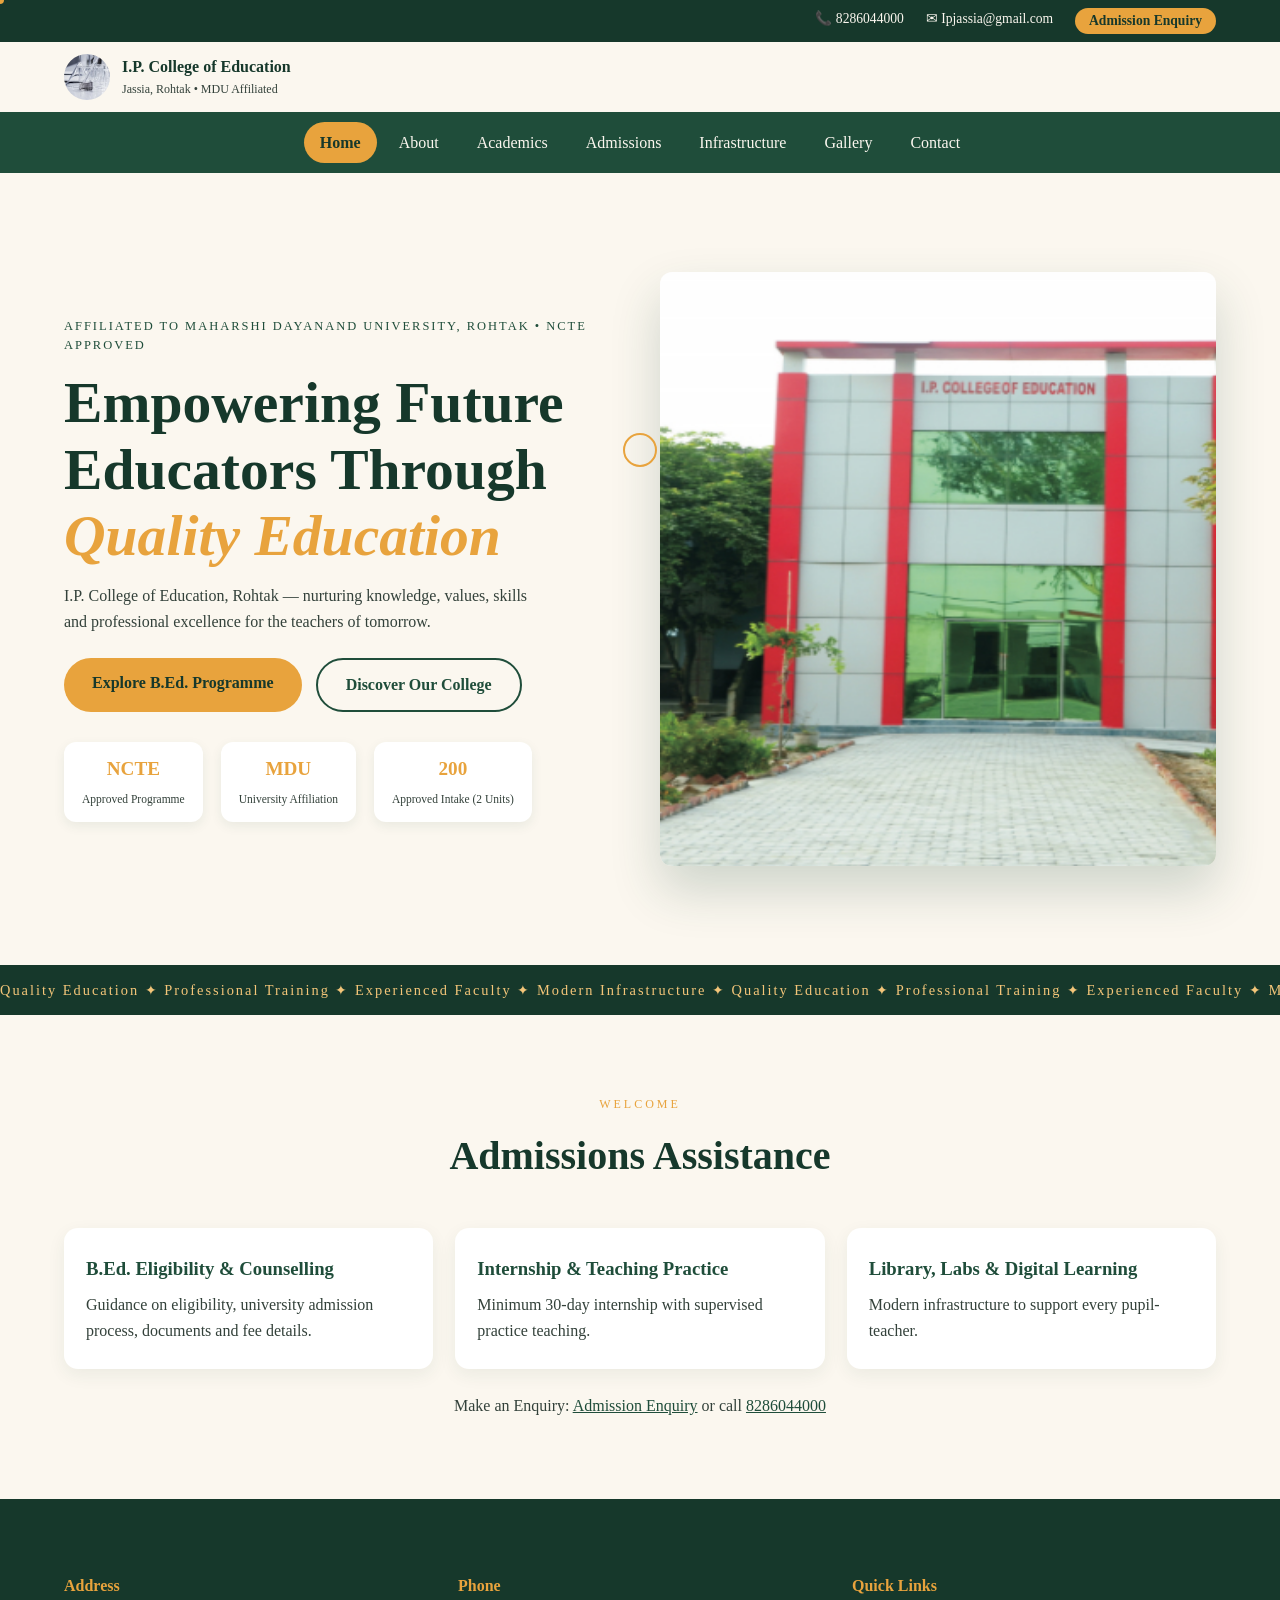
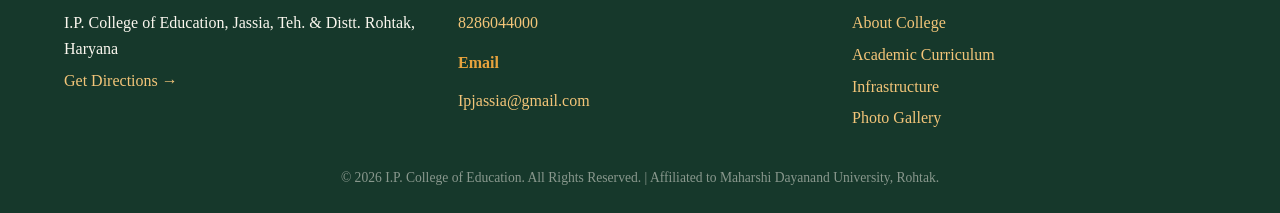
<file: index.html>
<!DOCTYPE html>
<html lang="en">
<head>
  <meta charset="UTF-8" />
  <meta name="viewport" content="width=device-width, initial-scale=1.0" />
  <title>I.P. College of Education | Jassia, Rohtak</title>
  <link rel="stylesheet" href="css/styles.css" />
</head>
<body>
  <div class="cursor-dot" id="cursorDot"></div>
  <div class="cursor-ring" id="cursorRing"></div>
  <div class="progress-bar" id="progressBar"></div>

  <div class="topbar">
    <a href="tel:8286044000">📞 8286044000</a>
    <a href="mailto:Ipjassia@gmail.com">✉ Ipjassia@gmail.com</a>
    <a href="admissions.html" class="topbar-cta">Admission Enquiry</a>
  </div>

  <header class="header" id="header">
    <a href="index.html" class="logo">
      <img src="images/logo.jpg" alt="I.P. College of Education logo" />
      <div><strong>I.P. College of Education</strong><small>Jassia, Rohtak • MDU Affiliated</small></div>
    </a>
    <button class="hamburger" id="hamburger" aria-label="Toggle menu"><span></span><span></span><span></span></button>
  </header>

  <nav class="mainnav" id="navMenu">
    <a href="index.html" class="nav-link">Home</a>
    <a href="about.html" class="nav-link">About</a>
    <a href="academics.html" class="nav-link">Academics</a>
    <a href="admissions.html" class="nav-link">Admissions</a>
    <a href="infrastructure.html" class="nav-link">Infrastructure</a>
    <a href="gallery.html" class="nav-link">Gallery</a>
    <a href="contact.html" class="nav-link">Contact</a>
  </nav>

  <section class="hero" id="home">
    <div class="hero-text">
      <p class="tagline reveal">Affiliated to Maharshi Dayanand University, Rohtak • NCTE Approved</p>
      <h1 class="reveal">Empowering Future Educators Through <em>Quality Education</em></h1>
      <p class="hero-sub reveal">I.P. College of Education, Rohtak — nurturing knowledge, values, skills and professional excellence for the teachers of tomorrow.</p>
      <div class="hero-cta reveal">
        <a href="academics.html" class="btn">Explore B.Ed. Programme</a>
        <a href="about.html" class="btn btn-outline">Discover Our College</a>
      </div>
      <div class="stats reveal">
        <div><strong>NCTE</strong><span>Approved Programme</span></div>
        <div><strong>MDU</strong><span>University Affiliation</span></div>
        <div><strong>200</strong><span>Approved Intake (2 Units)</span></div>
      </div>
    </div>
    <div class="hero-image reveal">
      <img src="images/campus-real.webp" alt="I.P. College of Education campus, Jassia, Rohtak" />
    </div>
  </section>

  <div class="marquee"><div class="marquee-inner"><span>Quality Education ✦ Professional Training ✦ Experienced Faculty ✦ Modern Infrastructure ✦ Quality Education ✦ Professional Training ✦ Experienced Faculty ✦ Modern Infrastructure ✦</span></div></div>

  <section class="section">
    <p class="eyebrow reveal">Welcome</p>
    <h2 class="reveal">Admissions Assistance</h2>
    <div class="cards">
      <div class="card reveal"><h3>B.Ed. Eligibility &amp; Counselling</h3><p>Guidance on eligibility, university admission process, documents and fee details.</p></div>
      <div class="card reveal"><h3>Internship &amp; Teaching Practice</h3><p>Minimum 30-day internship with supervised practice teaching.</p></div>
      <div class="card reveal"><h3>Library, Labs &amp; Digital Learning</h3><p>Modern infrastructure to support every pupil-teacher.</p></div>
    </div>
    <p class="reveal" style="margin-top:24px">Make an Enquiry: <a href="admissions.html" style="color:var(--forest)">Admission Enquiry</a> or call <a href="tel:8286044000" style="color:var(--forest)">8286044000</a></p>
  </section>

  <footer class="footer">
    <div class="footer-grid">
      <div>
        <h4>Address</h4>
        <p>I.P. College of Education, Jassia, Teh. &amp; Distt. Rohtak, Haryana</p>
        <a href="https://maps.app.goo.gl/8fXXQev6bnw8qXdf8" target="_blank">Get Directions →</a>
      </div>
      <div>
        <h4>Phone</h4>
        <p><a href="tel:8286044000">8286044000</a></p>
        <h4>Email</h4>
        <p><a href="mailto:Ipjassia@gmail.com">Ipjassia@gmail.com</a></p>
      </div>
      <div>
        <h4>Quick Links</h4>
        <a href="about.html">About College</a>
        <a href="academics.html">Academic Curriculum</a>
        <a href="infrastructure.html">Infrastructure</a>
        <a href="gallery.html">Photo Gallery</a>
      </div>
    </div>
    <p class="copyright">© 2026 I.P. College of Education. All Rights Reserved. | Affiliated to Maharshi Dayanand University, Rohtak.</p>
  </footer>
  <script src="js/script.js"></script>
</body>
</html>
</file>
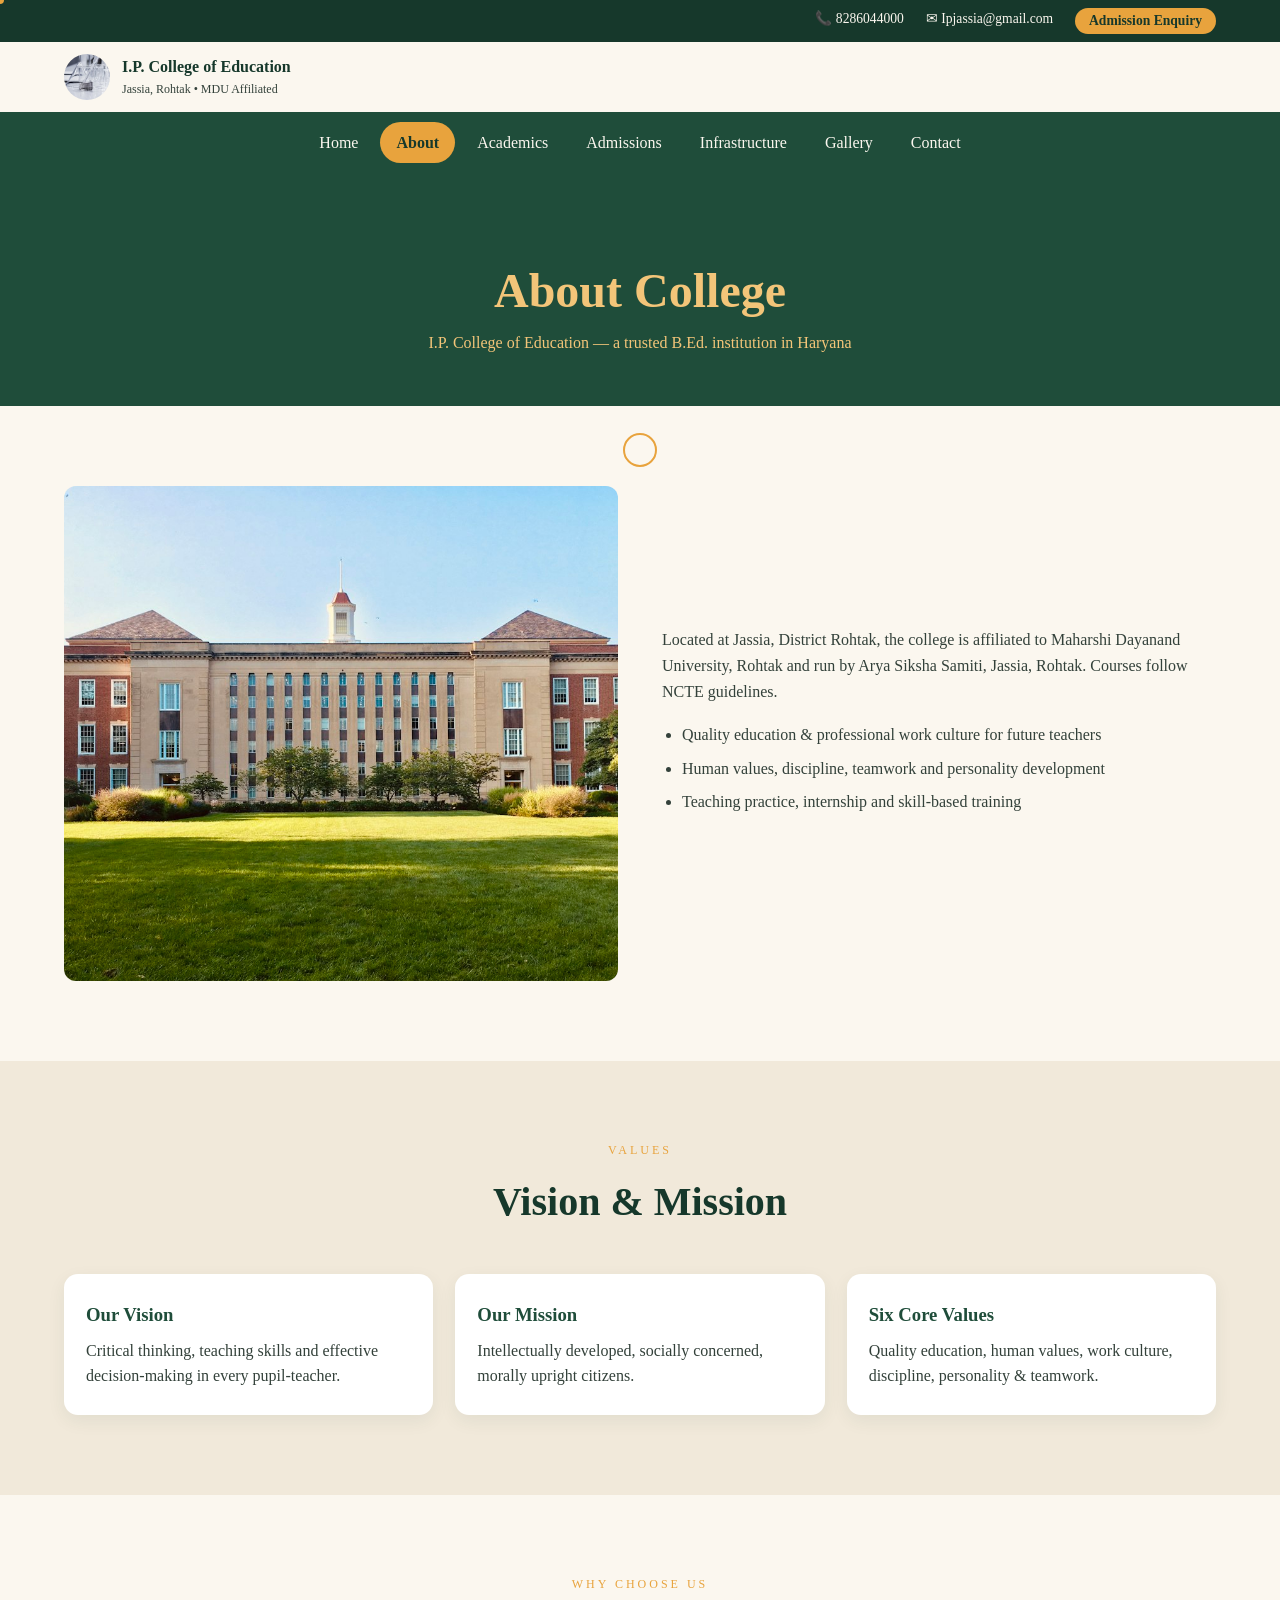
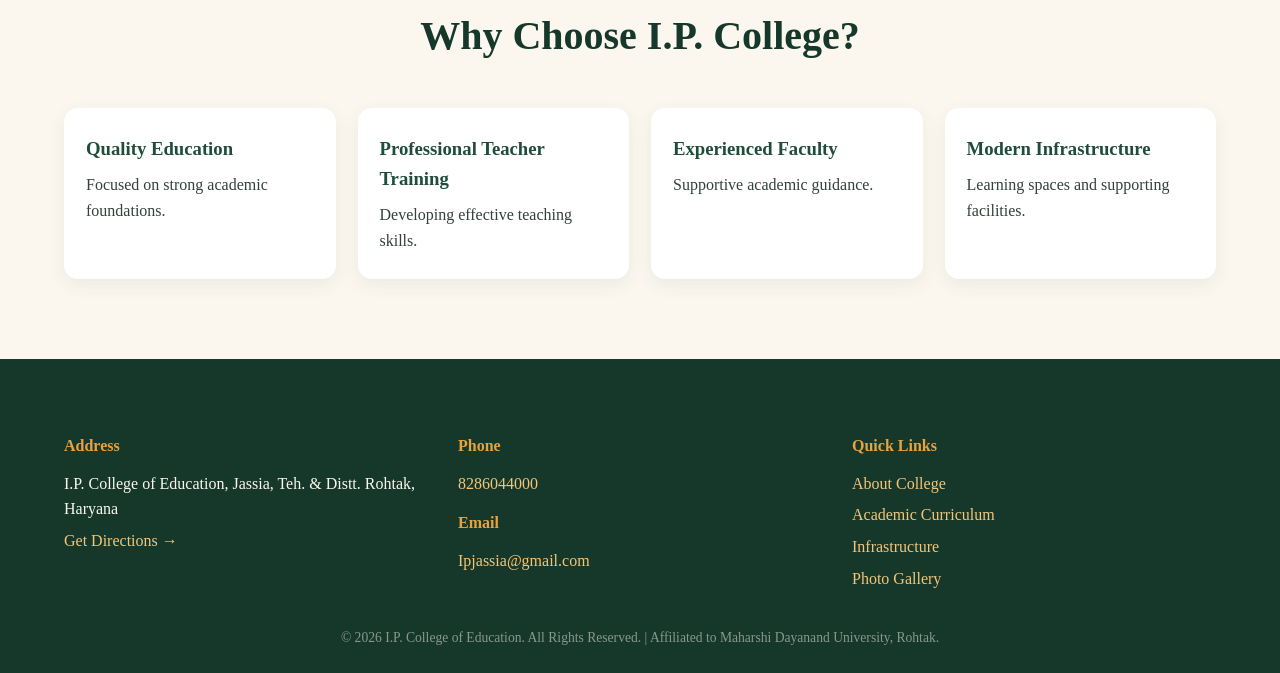
<file: about.html>
<!DOCTYPE html>
<html lang="en">
<head>
  <meta charset="UTF-8" />
  <meta name="viewport" content="width=device-width, initial-scale=1.0" />
  <title>About | I.P. College of Education</title>
  <link rel="stylesheet" href="css/styles.css" />
</head>
<body>
  <div class="cursor-dot" id="cursorDot"></div>
  <div class="cursor-ring" id="cursorRing"></div>
  <div class="progress-bar" id="progressBar"></div>

  <div class="topbar">
    <a href="tel:8286044000">📞 8286044000</a>
    <a href="mailto:Ipjassia@gmail.com">✉ Ipjassia@gmail.com</a>
    <a href="admissions.html" class="topbar-cta">Admission Enquiry</a>
  </div>

  <header class="header" id="header">
    <a href="index.html" class="logo">
      <img src="images/logo.jpg" alt="I.P. College of Education logo" />
      <div><strong>I.P. College of Education</strong><small>Jassia, Rohtak • MDU Affiliated</small></div>
    </a>
    <button class="hamburger" id="hamburger" aria-label="Toggle menu"><span></span><span></span><span></span></button>
  </header>

  <nav class="mainnav" id="navMenu">
    <a href="index.html" class="nav-link">Home</a>
    <a href="about.html" class="nav-link">About</a>
    <a href="academics.html" class="nav-link">Academics</a>
    <a href="admissions.html" class="nav-link">Admissions</a>
    <a href="infrastructure.html" class="nav-link">Infrastructure</a>
    <a href="gallery.html" class="nav-link">Gallery</a>
    <a href="contact.html" class="nav-link">Contact</a>
  </nav>

  <section class="page-head">
    <h1 class="reveal">About College</h1>
    <p class="reveal">I.P. College of Education — a trusted B.Ed. institution in Haryana</p>
  </section>

  <section class="section">
    <div class="split">
      <img class="reveal" src="images/campus2.jpg" alt="College campus building" />
      <div class="split-text">
        <p class="reveal">Located at Jassia, District Rohtak, the college is affiliated to Maharshi Dayanand University, Rohtak and run by Arya Siksha Samiti, Jassia, Rohtak. Courses follow NCTE guidelines.</p>
        <ul class="reveal">
          <li>Quality education &amp; professional work culture for future teachers</li>
          <li>Human values, discipline, teamwork and personality development</li>
          <li>Teaching practice, internship and skill-based training</li>
        </ul>
      </div>
    </div>
  </section>

  <section class="section section-alt">
    <p class="eyebrow reveal">Values</p>
    <h2 class="reveal">Vision &amp; Mission</h2>
    <div class="cards">
      <div class="card reveal"><h3>Our Vision</h3><p>Critical thinking, teaching skills and effective decision-making in every pupil-teacher.</p></div>
      <div class="card reveal"><h3>Our Mission</h3><p>Intellectually developed, socially concerned, morally upright citizens.</p></div>
      <div class="card reveal"><h3>Six Core Values</h3><p>Quality education, human values, work culture, discipline, personality &amp; teamwork.</p></div>
    </div>
  </section>

  <section class="section">
    <p class="eyebrow reveal">Why Choose Us</p>
    <h2 class="reveal">Why Choose I.P. College?</h2>
    <div class="cards">
      <div class="card reveal"><h3>Quality Education</h3><p>Focused on strong academic foundations.</p></div>
      <div class="card reveal"><h3>Professional Teacher Training</h3><p>Developing effective teaching skills.</p></div>
      <div class="card reveal"><h3>Experienced Faculty</h3><p>Supportive academic guidance.</p></div>
      <div class="card reveal"><h3>Modern Infrastructure</h3><p>Learning spaces and supporting facilities.</p></div>
    </div>
  </section>

  <footer class="footer">
    <div class="footer-grid">
      <div><h4>Address</h4><p>I.P. College of Education, Jassia, Teh. &amp; Distt. Rohtak, Haryana</p><a href="https://maps.app.goo.gl/8fXXQev6bnw8qXdf8" target="_blank">Get Directions →</a></div>
      <div><h4>Phone</h4><p><a href="tel:8286044000">8286044000</a></p><h4>Email</h4><p><a href="mailto:Ipjassia@gmail.com">Ipjassia@gmail.com</a></p></div>
      <div><h4>Quick Links</h4><a href="about.html">About College</a><a href="academics.html">Academic Curriculum</a><a href="infrastructure.html">Infrastructure</a><a href="gallery.html">Photo Gallery</a></div>
    </div>
    <p class="copyright">© 2026 I.P. College of Education. All Rights Reserved. | Affiliated to Maharshi Dayanand University, Rohtak.</p>
  </footer>
  <script src="js/script.js"></script>
</body>
</html>
</file>
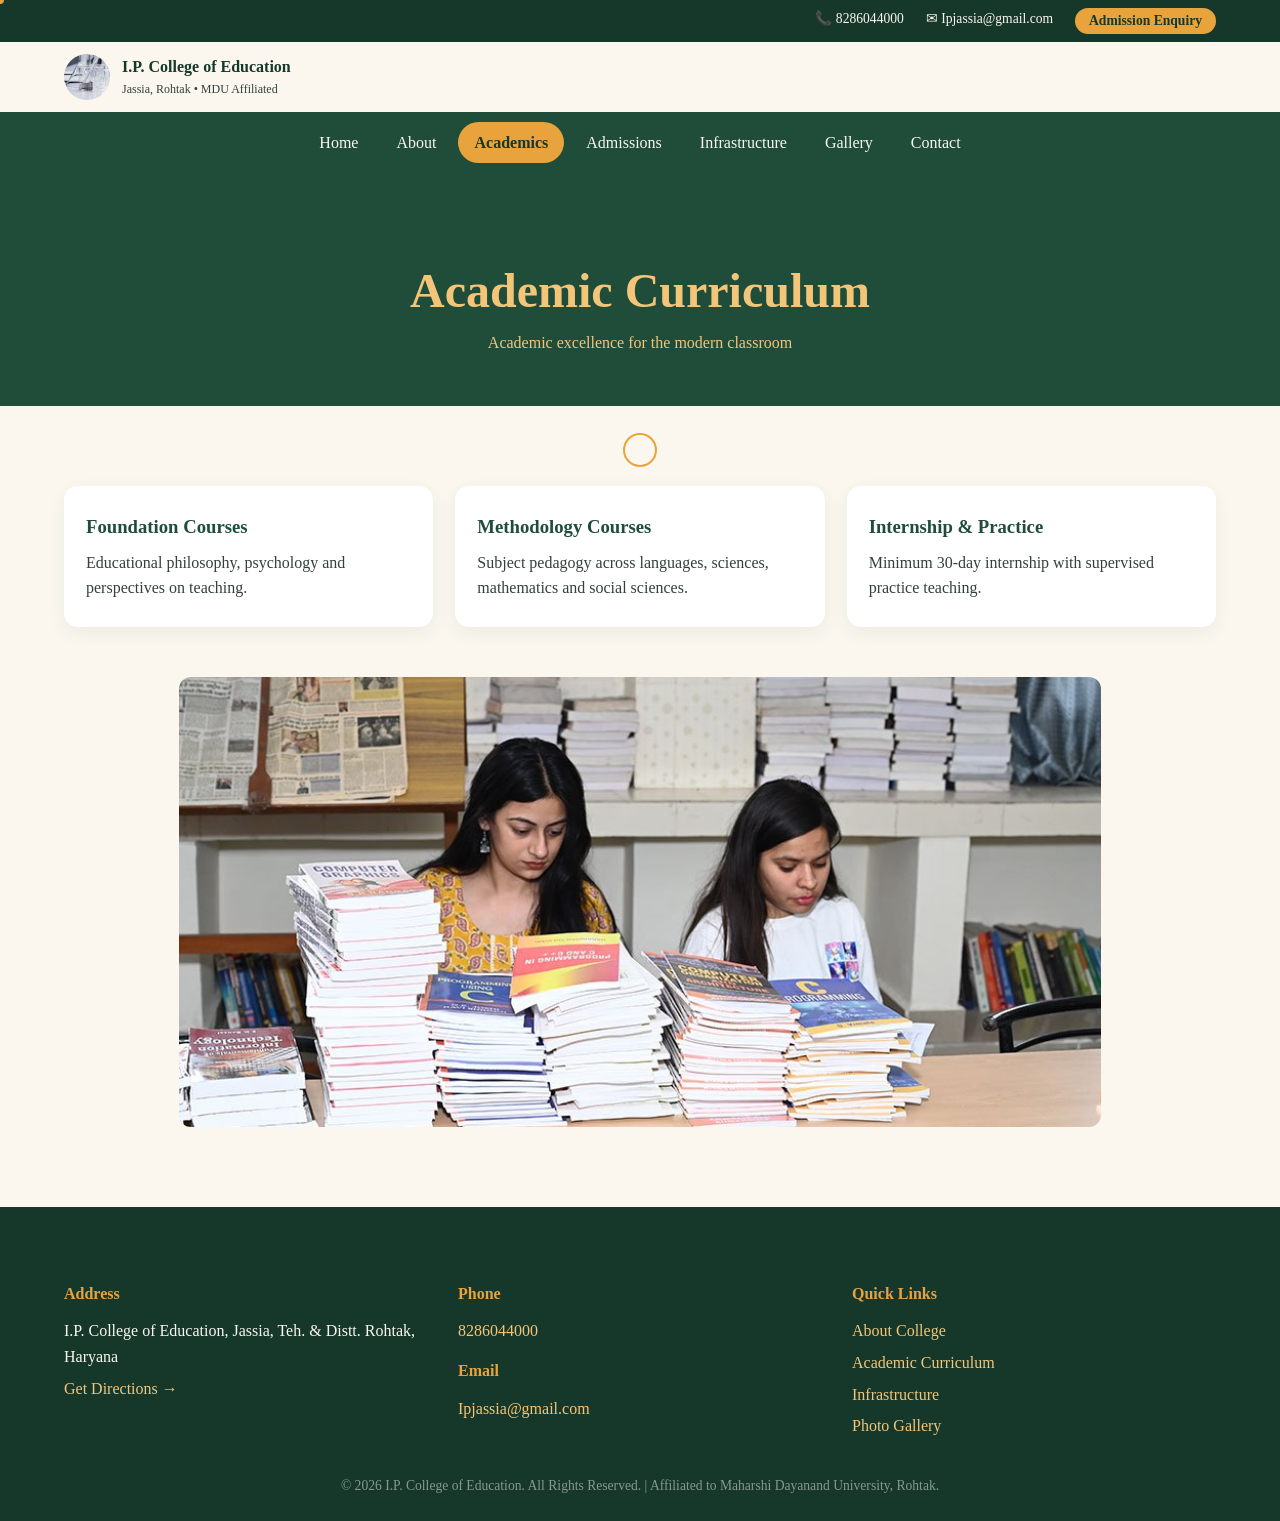
<file: academics.html>
<!DOCTYPE html>
<html lang="en">
<head>
  <meta charset="UTF-8" />
  <meta name="viewport" content="width=device-width, initial-scale=1.0" />
  <title>Academics | I.P. College of Education</title>
  <link rel="stylesheet" href="css/styles.css" />
</head>
<body>
  <div class="cursor-dot" id="cursorDot"></div>
  <div class="cursor-ring" id="cursorRing"></div>
  <div class="progress-bar" id="progressBar"></div>

  <div class="topbar">
    <a href="tel:8286044000">📞 8286044000</a>
    <a href="mailto:Ipjassia@gmail.com">✉ Ipjassia@gmail.com</a>
    <a href="admissions.html" class="topbar-cta">Admission Enquiry</a>
  </div>

  <header class="header" id="header">
    <a href="index.html" class="logo">
      <img src="images/logo.jpg" alt="I.P. College of Education logo" />
      <div><strong>I.P. College of Education</strong><small>Jassia, Rohtak • MDU Affiliated</small></div>
    </a>
    <button class="hamburger" id="hamburger" aria-label="Toggle menu"><span></span><span></span><span></span></button>
  </header>

  <nav class="mainnav" id="navMenu">
    <a href="index.html" class="nav-link">Home</a>
    <a href="about.html" class="nav-link">About</a>
    <a href="academics.html" class="nav-link">Academics</a>
    <a href="admissions.html" class="nav-link">Admissions</a>
    <a href="infrastructure.html" class="nav-link">Infrastructure</a>
    <a href="gallery.html" class="nav-link">Gallery</a>
    <a href="contact.html" class="nav-link">Contact</a>
  </nav>

  <section class="page-head">
    <h1 class="reveal">Academic Curriculum</h1>
    <p class="reveal">Academic excellence for the modern classroom</p>
  </section>

  <section class="section">
    <div class="cards">
      <div class="card reveal"><h3>Foundation Courses</h3><p>Educational philosophy, psychology and perspectives on teaching.</p></div>
      <div class="card reveal"><h3>Methodology Courses</h3><p>Subject pedagogy across languages, sciences, mathematics and social sciences.</p></div>
      <div class="card reveal"><h3>Internship &amp; Practice</h3><p>Minimum 30-day internship with supervised practice teaching.</p></div>
    </div>
    <img class="wide reveal" src="images/library-real.jpg" alt="Library book collection" />
  </section>

  <footer class="footer">
    <div class="footer-grid">
      <div><h4>Address</h4><p>I.P. College of Education, Jassia, Teh. &amp; Distt. Rohtak, Haryana</p><a href="https://maps.app.goo.gl/8fXXQev6bnw8qXdf8" target="_blank">Get Directions →</a></div>
      <div><h4>Phone</h4><p><a href="tel:8286044000">8286044000</a></p><h4>Email</h4><p><a href="mailto:Ipjassia@gmail.com">Ipjassia@gmail.com</a></p></div>
      <div><h4>Quick Links</h4><a href="about.html">About College</a><a href="academics.html">Academic Curriculum</a><a href="infrastructure.html">Infrastructure</a><a href="gallery.html">Photo Gallery</a></div>
    </div>
    <p class="copyright">© 2026 I.P. College of Education. All Rights Reserved. | Affiliated to Maharshi Dayanand University, Rohtak.</p>
  </footer>
  <script src="js/script.js"></script>
</body>
</html>
</file>
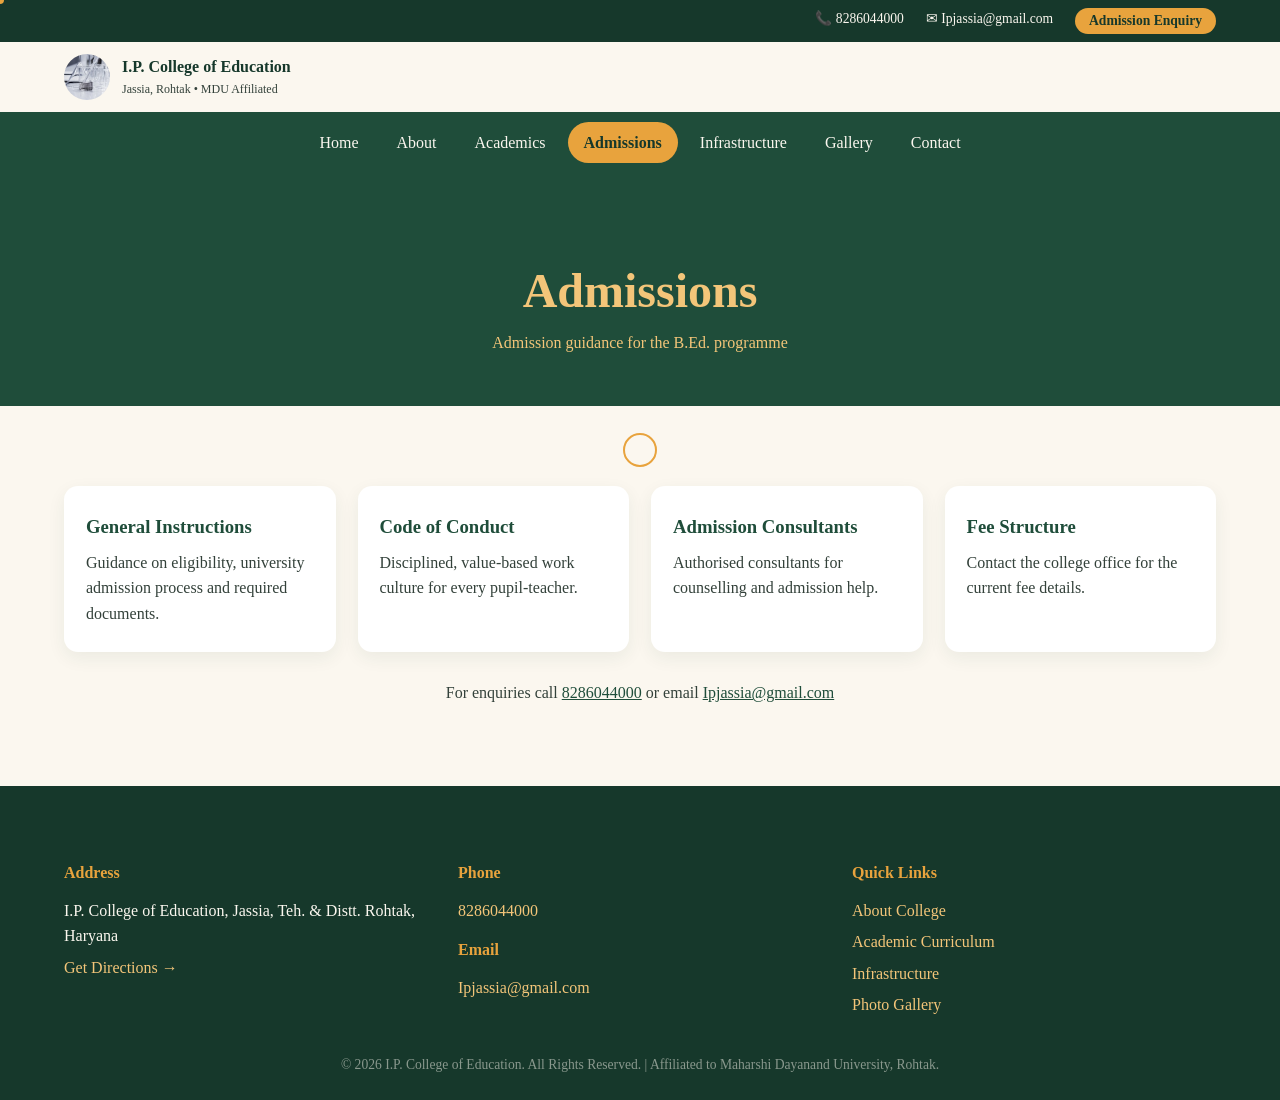
<file: admissions.html>
<!DOCTYPE html>
<html lang="en">
<head>
  <meta charset="UTF-8" />
  <meta name="viewport" content="width=device-width, initial-scale=1.0" />
  <title>Admissions | I.P. College of Education</title>
  <link rel="stylesheet" href="css/styles.css" />
</head>
<body>
  <div class="cursor-dot" id="cursorDot"></div>
  <div class="cursor-ring" id="cursorRing"></div>
  <div class="progress-bar" id="progressBar"></div>

  <div class="topbar">
    <a href="tel:8286044000">📞 8286044000</a>
    <a href="mailto:Ipjassia@gmail.com">✉ Ipjassia@gmail.com</a>
    <a href="admissions.html" class="topbar-cta">Admission Enquiry</a>
  </div>

  <header class="header" id="header">
    <a href="index.html" class="logo">
      <img src="images/logo.jpg" alt="I.P. College of Education logo" />
      <div><strong>I.P. College of Education</strong><small>Jassia, Rohtak • MDU Affiliated</small></div>
    </a>
    <button class="hamburger" id="hamburger" aria-label="Toggle menu"><span></span><span></span><span></span></button>
  </header>

  <nav class="mainnav" id="navMenu">
    <a href="index.html" class="nav-link">Home</a>
    <a href="about.html" class="nav-link">About</a>
    <a href="academics.html" class="nav-link">Academics</a>
    <a href="admissions.html" class="nav-link">Admissions</a>
    <a href="infrastructure.html" class="nav-link">Infrastructure</a>
    <a href="gallery.html" class="nav-link">Gallery</a>
    <a href="contact.html" class="nav-link">Contact</a>
  </nav>

  <section class="page-head">
    <h1 class="reveal">Admissions</h1>
    <p class="reveal">Admission guidance for the B.Ed. programme</p>
  </section>

  <section class="section">
    <div class="cards">
      <div class="card reveal"><h3>General Instructions</h3><p>Guidance on eligibility, university admission process and required documents.</p></div>
      <div class="card reveal"><h3>Code of Conduct</h3><p>Disciplined, value-based work culture for every pupil-teacher.</p></div>
      <div class="card reveal"><h3>Admission Consultants</h3><p>Authorised consultants for counselling and admission help.</p></div>
      <div class="card reveal"><h3>Fee Structure</h3><p>Contact the college office for the current fee details.</p></div>
    </div>
    <p class="reveal" style="margin-top:28px">For enquiries call <a href="tel:8286044000" style="color:var(--forest)">8286044000</a> or email <a href="mailto:Ipjassia@gmail.com" style="color:var(--forest)">Ipjassia@gmail.com</a></p>
  </section>

  <footer class="footer">
    <div class="footer-grid">
      <div><h4>Address</h4><p>I.P. College of Education, Jassia, Teh. &amp; Distt. Rohtak, Haryana</p><a href="https://maps.app.goo.gl/8fXXQev6bnw8qXdf8" target="_blank">Get Directions →</a></div>
      <div><h4>Phone</h4><p><a href="tel:8286044000">8286044000</a></p><h4>Email</h4><p><a href="mailto:Ipjassia@gmail.com">Ipjassia@gmail.com</a></p></div>
      <div><h4>Quick Links</h4><a href="about.html">About College</a><a href="academics.html">Academic Curriculum</a><a href="infrastructure.html">Infrastructure</a><a href="gallery.html">Photo Gallery</a></div>
    </div>
    <p class="copyright">© 2026 I.P. College of Education. All Rights Reserved. | Affiliated to Maharshi Dayanand University, Rohtak.</p>
  </footer>
  <script src="js/script.js"></script>
</body>
</html>
</file>
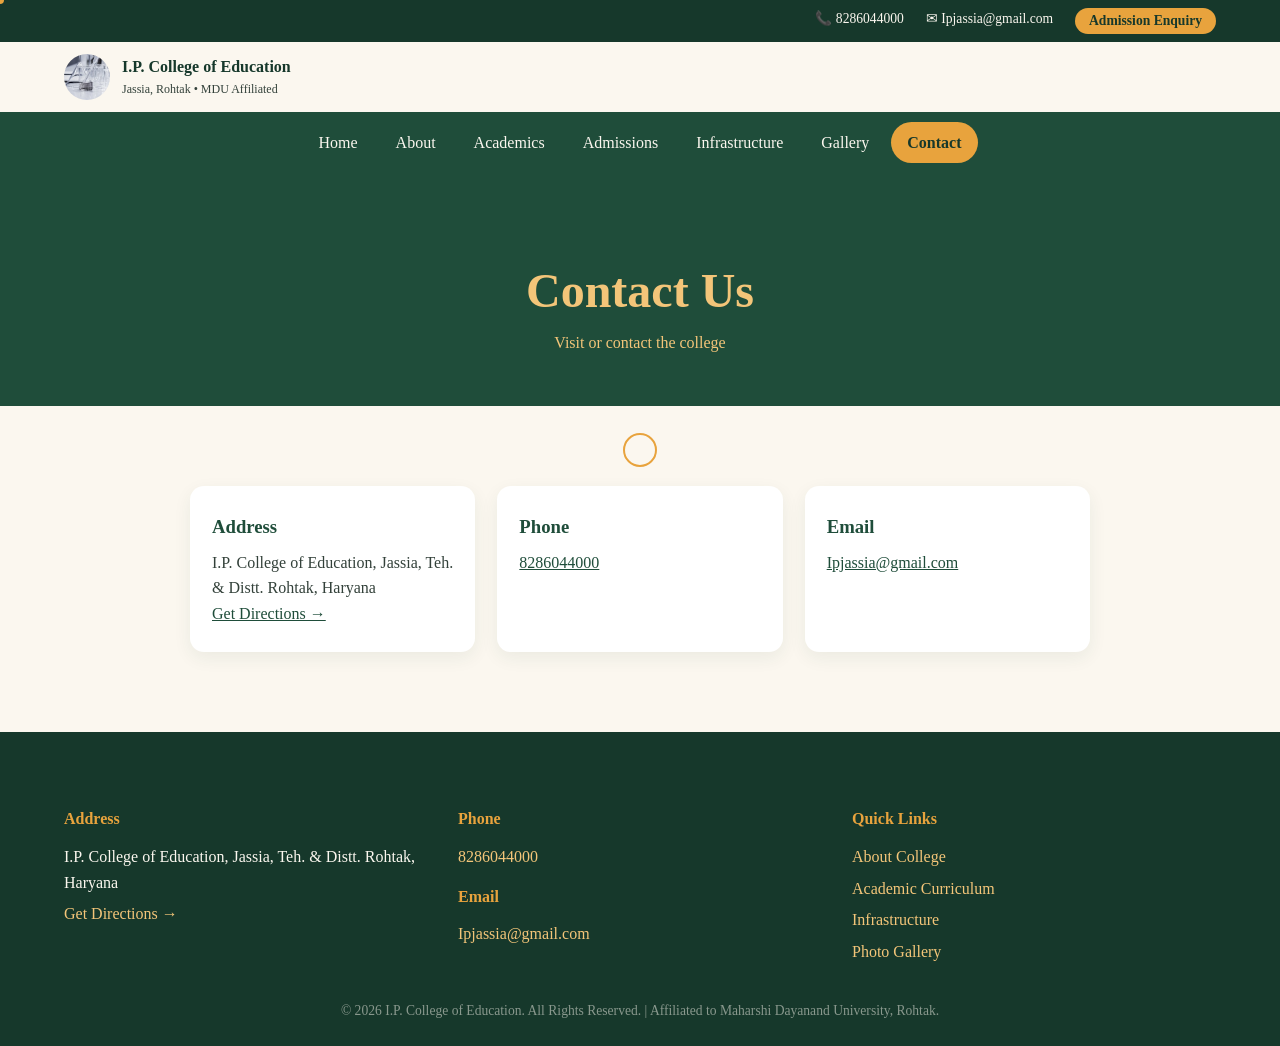
<file: contact.html>
<!DOCTYPE html>
<html lang="en">
<head>
  <meta charset="UTF-8" />
  <meta name="viewport" content="width=device-width, initial-scale=1.0" />
  <title>Contact | I.P. College of Education</title>
  <link rel="stylesheet" href="css/styles.css" />
</head>
<body>
  <div class="cursor-dot" id="cursorDot"></div>
  <div class="cursor-ring" id="cursorRing"></div>
  <div class="progress-bar" id="progressBar"></div>

  <div class="topbar">
    <a href="tel:8286044000">📞 8286044000</a>
    <a href="mailto:Ipjassia@gmail.com">✉ Ipjassia@gmail.com</a>
    <a href="admissions.html" class="topbar-cta">Admission Enquiry</a>
  </div>

  <header class="header" id="header">
    <a href="index.html" class="logo">
      <img src="images/logo.jpg" alt="I.P. College of Education logo" />
      <div><strong>I.P. College of Education</strong><small>Jassia, Rohtak • MDU Affiliated</small></div>
    </a>
    <button class="hamburger" id="hamburger" aria-label="Toggle menu"><span></span><span></span><span></span></button>
  </header>

  <nav class="mainnav" id="navMenu">
    <a href="index.html" class="nav-link">Home</a>
    <a href="about.html" class="nav-link">About</a>
    <a href="academics.html" class="nav-link">Academics</a>
    <a href="admissions.html" class="nav-link">Admissions</a>
    <a href="infrastructure.html" class="nav-link">Infrastructure</a>
    <a href="gallery.html" class="nav-link">Gallery</a>
    <a href="contact.html" class="nav-link">Contact</a>
  </nav>

  <section class="page-head">
    <h1 class="reveal">Contact Us</h1>
    <p class="reveal">Visit or contact the college</p>
  </section>

  <section class="section">
    <div class="cards" style="max-width:900px;margin:0 auto">
      <div class="card reveal"><h3>Address</h3><p>I.P. College of Education, Jassia, Teh. &amp; Distt. Rohtak, Haryana</p><a href="https://maps.app.goo.gl/8fXXQev6bnw8qXdf8" target="_blank" style="color:var(--forest)">Get Directions →</a></div>
      <div class="card reveal"><h3>Phone</h3><p><a href="tel:8286044000" style="color:var(--forest)">8286044000</a></p></div>
      <div class="card reveal"><h3>Email</h3><p><a href="mailto:Ipjassia@gmail.com" style="color:var(--forest)">Ipjassia@gmail.com</a></p></div>
    </div>
  </section>

  <footer class="footer">
    <div class="footer-grid">
      <div><h4>Address</h4><p>I.P. College of Education, Jassia, Teh. &amp; Distt. Rohtak, Haryana</p><a href="https://maps.app.goo.gl/8fXXQev6bnw8qXdf8" target="_blank">Get Directions →</a></div>
      <div><h4>Phone</h4><p><a href="tel:8286044000">8286044000</a></p><h4>Email</h4><p><a href="mailto:Ipjassia@gmail.com">Ipjassia@gmail.com</a></p></div>
      <div><h4>Quick Links</h4><a href="about.html">About College</a><a href="academics.html">Academic Curriculum</a><a href="infrastructure.html">Infrastructure</a><a href="gallery.html">Photo Gallery</a></div>
    </div>
    <p class="copyright">© 2026 I.P. College of Education. All Rights Reserved. | Affiliated to Maharshi Dayanand University, Rohtak.</p>
  </footer>
  <script src="js/script.js"></script>
</body>
</html>
</file>
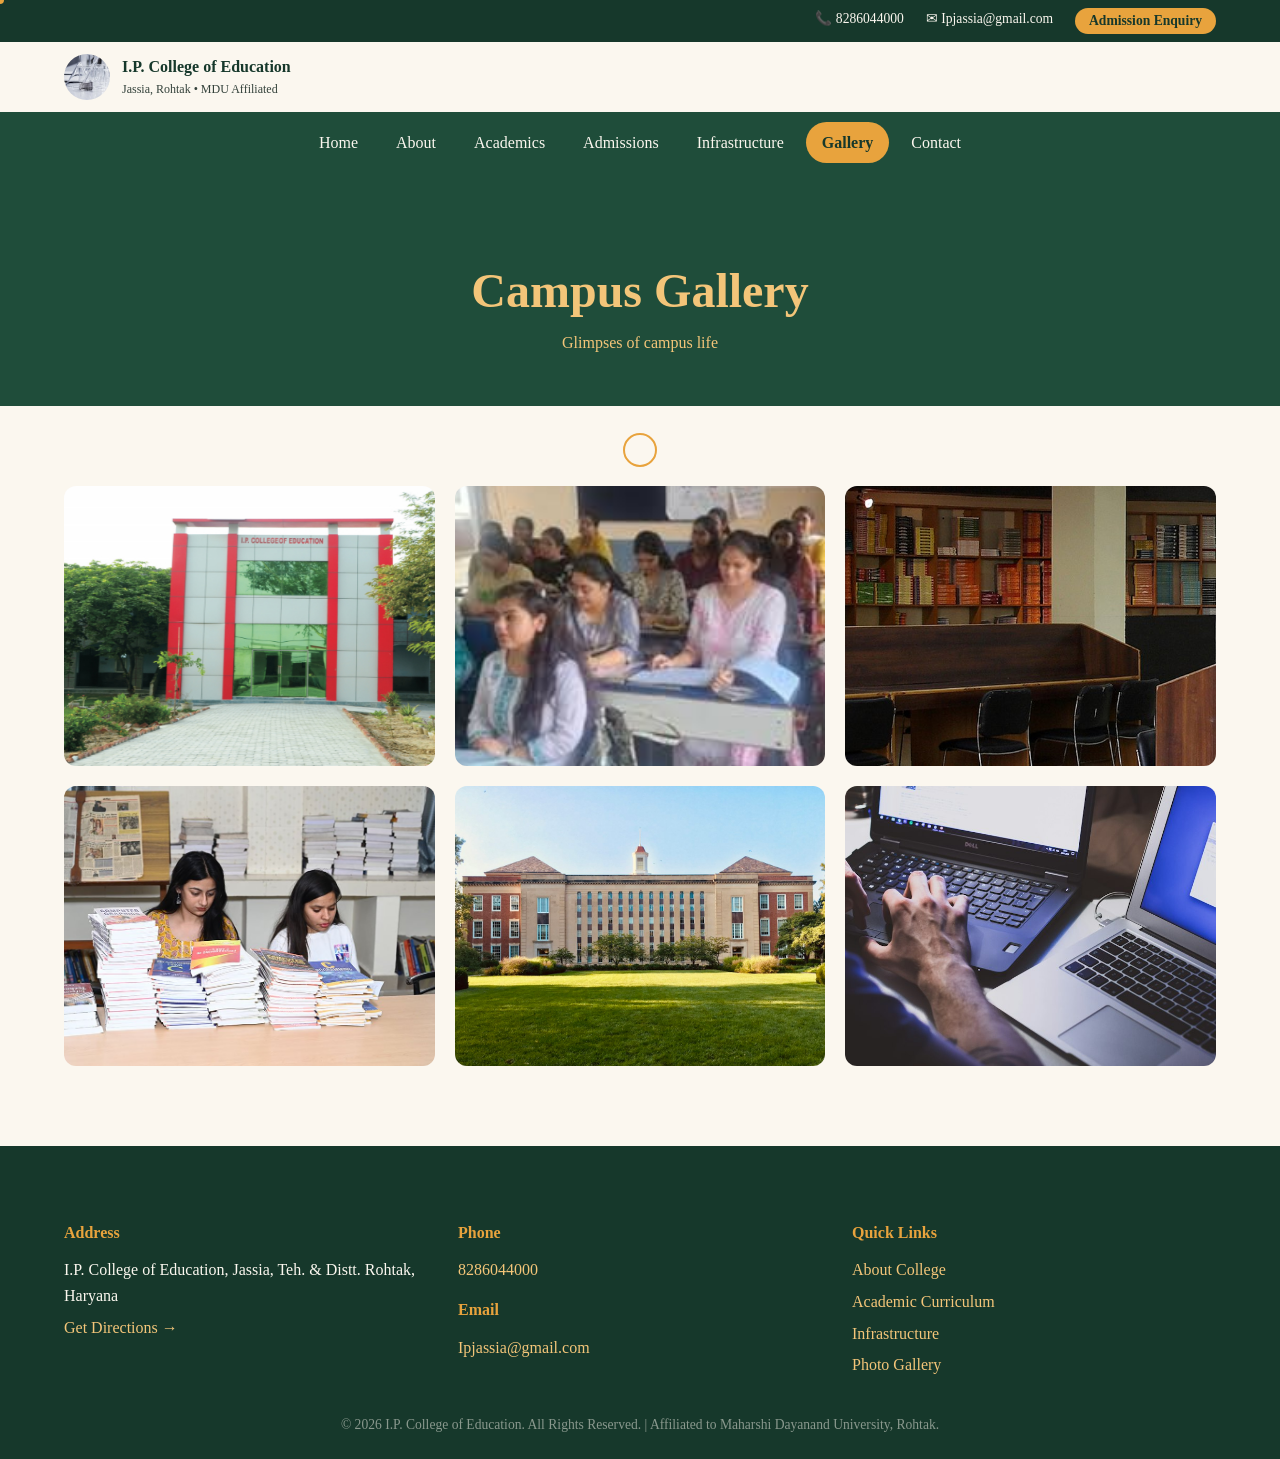
<file: gallery.html>
<!DOCTYPE html>
<html lang="en">
<head>
  <meta charset="UTF-8" />
  <meta name="viewport" content="width=device-width, initial-scale=1.0" />
  <title>Gallery | I.P. College of Education</title>
  <link rel="stylesheet" href="css/styles.css" />
</head>
<body>
  <div class="cursor-dot" id="cursorDot"></div>
  <div class="cursor-ring" id="cursorRing"></div>
  <div class="progress-bar" id="progressBar"></div>

  <div class="topbar">
    <a href="tel:8286044000">📞 8286044000</a>
    <a href="mailto:Ipjassia@gmail.com">✉ Ipjassia@gmail.com</a>
    <a href="admissions.html" class="topbar-cta">Admission Enquiry</a>
  </div>

  <header class="header" id="header">
    <a href="index.html" class="logo">
      <img src="images/logo.jpg" alt="I.P. College of Education logo" />
      <div><strong>I.P. College of Education</strong><small>Jassia, Rohtak • MDU Affiliated</small></div>
    </a>
    <button class="hamburger" id="hamburger" aria-label="Toggle menu"><span></span><span></span><span></span></button>
  </header>

  <nav class="mainnav" id="navMenu">
    <a href="index.html" class="nav-link">Home</a>
    <a href="about.html" class="nav-link">About</a>
    <a href="academics.html" class="nav-link">Academics</a>
    <a href="admissions.html" class="nav-link">Admissions</a>
    <a href="infrastructure.html" class="nav-link">Infrastructure</a>
    <a href="gallery.html" class="nav-link">Gallery</a>
    <a href="contact.html" class="nav-link">Contact</a>
  </nav>

  <section class="page-head">
    <h1 class="reveal">Campus Gallery</h1>
    <p class="reveal">Glimpses of campus life</p>
  </section>

  <section class="section">
    <div class="gallery">
      <img class="reveal" src="images/campus-real.webp" alt="Our Campus" />
      <img class="reveal" src="images/classroom-real.jpg" alt="Classrooms" />
      <img class="reveal" src="images/libraryhall-real.jpg" alt="Library" />
      <img class="reveal" src="images/library-real.jpg" alt="Library collection" />
      <img class="reveal" src="images/campus2.jpg" alt="College building" />
      <img class="reveal" src="images/computerlab.jpg" alt="Computer lab" />
    </div>
  </section>

  <footer class="footer">
    <div class="footer-grid">
      <div><h4>Address</h4><p>I.P. College of Education, Jassia, Teh. &amp; Distt. Rohtak, Haryana</p><a href="https://maps.app.goo.gl/8fXXQev6bnw8qXdf8" target="_blank">Get Directions →</a></div>
      <div><h4>Phone</h4><p><a href="tel:8286044000">8286044000</a></p><h4>Email</h4><p><a href="mailto:Ipjassia@gmail.com">Ipjassia@gmail.com</a></p></div>
      <div><h4>Quick Links</h4><a href="about.html">About College</a><a href="academics.html">Academic Curriculum</a><a href="infrastructure.html">Infrastructure</a><a href="gallery.html">Photo Gallery</a></div>
    </div>
    <p class="copyright">© 2026 I.P. College of Education. All Rights Reserved. | Affiliated to Maharshi Dayanand University, Rohtak.</p>
  </footer>
  <script src="js/script.js"></script>
</body>
</html>
</file>
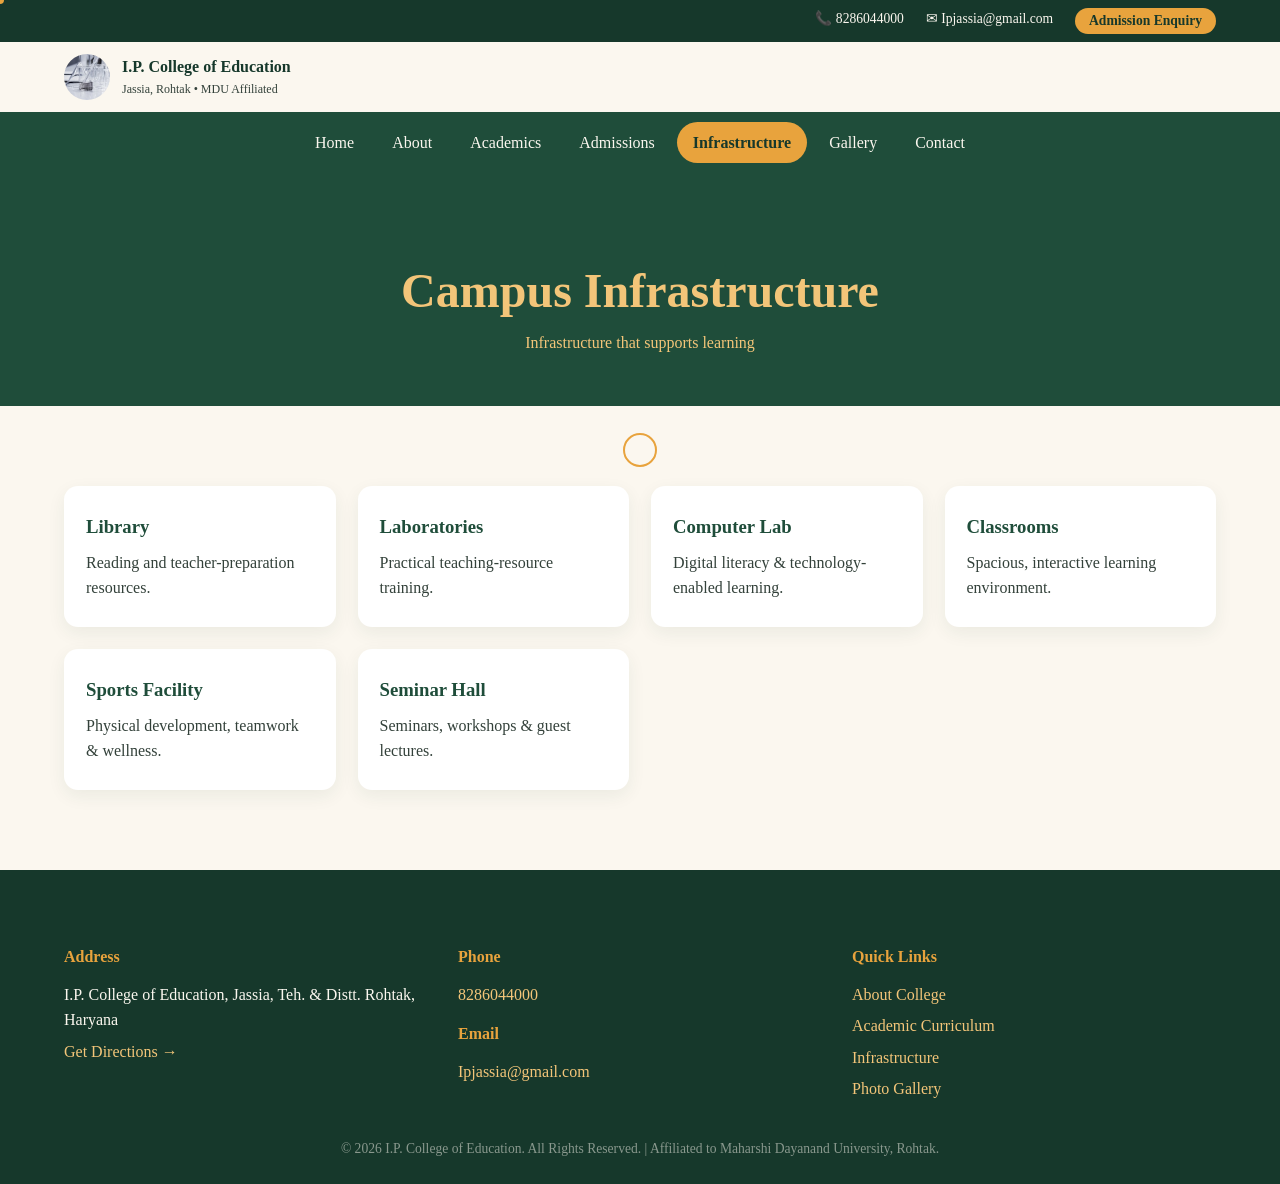
<file: infrastructure.html>
<!DOCTYPE html>
<html lang="en">
<head>
  <meta charset="UTF-8" />
  <meta name="viewport" content="width=device-width, initial-scale=1.0" />
  <title>Infrastructure | I.P. College of Education</title>
  <link rel="stylesheet" href="css/styles.css" />
</head>
<body>
  <div class="cursor-dot" id="cursorDot"></div>
  <div class="cursor-ring" id="cursorRing"></div>
  <div class="progress-bar" id="progressBar"></div>

  <div class="topbar">
    <a href="tel:8286044000">📞 8286044000</a>
    <a href="mailto:Ipjassia@gmail.com">✉ Ipjassia@gmail.com</a>
    <a href="admissions.html" class="topbar-cta">Admission Enquiry</a>
  </div>

  <header class="header" id="header">
    <a href="index.html" class="logo">
      <img src="images/logo.jpg" alt="I.P. College of Education logo" />
      <div><strong>I.P. College of Education</strong><small>Jassia, Rohtak • MDU Affiliated</small></div>
    </a>
    <button class="hamburger" id="hamburger" aria-label="Toggle menu"><span></span><span></span><span></span></button>
  </header>

  <nav class="mainnav" id="navMenu">
    <a href="index.html" class="nav-link">Home</a>
    <a href="about.html" class="nav-link">About</a>
    <a href="academics.html" class="nav-link">Academics</a>
    <a href="admissions.html" class="nav-link">Admissions</a>
    <a href="infrastructure.html" class="nav-link">Infrastructure</a>
    <a href="gallery.html" class="nav-link">Gallery</a>
    <a href="contact.html" class="nav-link">Contact</a>
  </nav>

  <section class="page-head">
    <h1 class="reveal">Campus Infrastructure</h1>
    <p class="reveal">Infrastructure that supports learning</p>
  </section>

  <section class="section">
    <div class="cards">
      <div class="card reveal"><h3>Library</h3><p>Reading and teacher-preparation resources.</p></div>
      <div class="card reveal"><h3>Laboratories</h3><p>Practical teaching-resource training.</p></div>
      <div class="card reveal"><h3>Computer Lab</h3><p>Digital literacy &amp; technology-enabled learning.</p></div>
      <div class="card reveal"><h3>Classrooms</h3><p>Spacious, interactive learning environment.</p></div>
      <div class="card reveal"><h3>Sports Facility</h3><p>Physical development, teamwork &amp; wellness.</p></div>
      <div class="card reveal"><h3>Seminar Hall</h3><p>Seminars, workshops &amp; guest lectures.</p></div>
    </div>
  </section>

  <footer class="footer">
    <div class="footer-grid">
      <div><h4>Address</h4><p>I.P. College of Education, Jassia, Teh. &amp; Distt. Rohtak, Haryana</p><a href="https://maps.app.goo.gl/8fXXQev6bnw8qXdf8" target="_blank">Get Directions →</a></div>
      <div><h4>Phone</h4><p><a href="tel:8286044000">8286044000</a></p><h4>Email</h4><p><a href="mailto:Ipjassia@gmail.com">Ipjassia@gmail.com</a></p></div>
      <div><h4>Quick Links</h4><a href="about.html">About College</a><a href="academics.html">Academic Curriculum</a><a href="infrastructure.html">Infrastructure</a><a href="gallery.html">Photo Gallery</a></div>
    </div>
    <p class="copyright">© 2026 I.P. College of Education. All Rights Reserved. | Affiliated to Maharshi Dayanand University, Rohtak.</p>
  </footer>
  <script src="js/script.js"></script>
</body>
</html>
</file>
<file: css/styles.css>
* { margin: 0; padding: 0; box-sizing: border-box; }
:root {
  --forest: #1f4d3a;
  --forest-2: #16382b;
  --saffron: #e8a33d;
  --saffron-soft: #f3c579;
  --ivory: #fbf7ef;
  --ivory-2: #f1e9da;
  --ink: #33413a;
  --white: #ffffff;
}
html { scroll-behavior: smooth; scroll-padding-top: 130px; }
section { scroll-margin-top: 130px; }
body { font-family: Georgia, 'Times New Roman', serif; background: var(--ivory); color: var(--ink); line-height: 1.6; overflow-x: hidden; cursor: none; }
a, button { cursor: none; }
img { max-width: 100%; display: block; border-radius: 12px; object-fit: cover; }

.cursor-dot, .cursor-ring { position: fixed; top: 0; left: 0; pointer-events: none; border-radius: 50%; z-index: 9999; transform: translate(-50%,-50%); }
.cursor-dot { width: 8px; height: 8px; background: var(--saffron); }
.cursor-ring { width: 34px; height: 34px; border: 2px solid var(--saffron); transition: width .25s, height .25s, border-color .25s, background .25s; }
.cursor-ring.grow { width: 60px; height: 60px; background: rgba(232,163,61,.14); border-color: var(--forest); }
@media (hover: none) { body, a, button { cursor: auto; } .cursor-dot, .cursor-ring { display: none; } }

.progress-bar { position: fixed; top: 0; left: 0; height: 4px; width: 0; background: linear-gradient(90deg, var(--forest), var(--saffron)); z-index: 1000; }

/* Top bar */
.topbar { display: flex; justify-content: flex-end; gap: 22px; background: var(--forest-2); padding: 8px 5vw; font-size: .85rem; }
.topbar a { color: var(--ivory); text-decoration: none; }
.topbar-cta { background: var(--saffron); color: var(--forest-2) !important; padding: 2px 14px; border-radius: 999px; font-weight: bold; }

.header { display: flex; align-items: center; justify-content: space-between; padding: 12px 5vw; background: var(--ivory); position: sticky; top: 0; z-index: 900; transition: box-shadow .3s; }
.header.scrolled { box-shadow: 0 4px 18px rgba(31,77,58,.12); }
.logo { display: flex; align-items: center; gap: 12px; text-decoration: none; color: var(--forest-2); }
.logo img { width: 46px; height: 46px; border-radius: 50%; }
.logo small { display: block; color: var(--ink); font-weight: normal; font-size: .75rem; }
.hamburger { display: none; background: none; border: none; flex-direction: column; gap: 5px; }
.hamburger span { width: 24px; height: 3px; background: var(--forest-2); border-radius: 3px; }

/* Main nav — horizontal bar like the real college site */
.mainnav { display: flex; justify-content: center; gap: 6px; background: var(--forest); padding: 10px 5vw; position: sticky; top: 70px; z-index: 890; transition: max-height .4s; }
.mainnav a { color: var(--ivory); text-decoration: none; padding: 8px 16px; border-radius: 999px; transition: background .3s, color .3s; }
.mainnav a:hover { background: rgba(255,255,255,.14); }
.mainnav a.active { background: var(--saffron); color: var(--forest-2); font-weight: bold; }

.btn { display: inline-block; background: var(--saffron); color: var(--forest-2); padding: 12px 28px; border-radius: 999px; text-decoration: none; font-weight: bold; transition: transform .25s, background .25s, box-shadow .25s; }
.btn:hover { background: var(--saffron-soft); transform: translateY(-3px); box-shadow: 0 8px 18px rgba(232,163,61,.4); }
.btn-outline { background: transparent; border: 2px solid var(--forest); color: var(--forest); }
.btn-outline:hover { background: var(--forest); color: var(--ivory); }

.hero { min-height: 88vh; display: grid; grid-template-columns: 1fr 1fr; gap: 40px; align-items: center; padding: 60px 5vw; }
.tagline { letter-spacing: 2px; text-transform: uppercase; color: var(--forest); font-size: .78rem; }
.hero h1 { font-size: clamp(2.2rem, 4.5vw, 3.6rem); line-height: 1.15; margin: 14px 0; color: var(--forest-2); }
.hero h1 em { color: var(--saffron); font-style: italic; }
.hero-sub { max-width: 480px; margin-bottom: 24px; }
.hero-cta { display: flex; gap: 14px; margin-bottom: 30px; flex-wrap: wrap; }
.hero-image img { width: 100%; height: 66vh; box-shadow: 0 24px 50px rgba(31,77,58,.2); animation: float 6s ease-in-out infinite; }
@keyframes float { 0%,100% { transform: translateY(0); } 50% { transform: translateY(-14px); } }
.stats { display: flex; gap: 18px; flex-wrap: wrap; }
.stats div { text-align: center; background: var(--white); padding: 12px 18px; border-radius: 12px; box-shadow: 0 4px 12px rgba(31,77,58,.08); }
.stats strong { display: block; color: var(--saffron); font-size: 1.2rem; }
.stats span { font-size: .72rem; }

.marquee { background: var(--forest-2); color: var(--saffron-soft); overflow: hidden; padding: 12px 0; }
.marquee-inner span { display: inline-block; white-space: nowrap; animation: marquee 22s linear infinite; font-size: .9rem; letter-spacing: 2px; }
@keyframes marquee { from { transform: translateX(0); } to { transform: translateX(-50%); } }

.section { padding: 80px 5vw; text-align: center; }
.section-alt { background: var(--ivory-2); }
.eyebrow { color: var(--saffron); text-transform: uppercase; letter-spacing: 3px; font-size: .75rem; }
h2 { font-size: clamp(1.8rem, 3.5vw, 2.5rem); margin: 10px 0 40px; color: var(--forest-2); }
.split { display: grid; grid-template-columns: 1fr 1fr; gap: 44px; align-items: center; text-align: left; }
.split img { height: 55vh; width: 100%; }
.split-text ul { margin: 18px 0 24px; padding-left: 20px; }
.split-text li { margin-bottom: 8px; }
.cards { display: grid; grid-template-columns: repeat(auto-fit, minmax(260px, 1fr)); gap: 22px; }
.card { background: var(--white); padding: 26px 22px; border-radius: 14px; box-shadow: 0 6px 18px rgba(31,77,58,.07); transition: transform .3s, box-shadow .3s; text-align: left; }
.card:hover { transform: translateY(-10px); box-shadow: 0 18px 34px rgba(31,77,58,.14); border-top: 4px solid var(--saffron); }
.card h3 { color: var(--forest); margin-bottom: 8px; }
.page-head { background: var(--forest); color: var(--ivory); padding: 80px 5vw 50px; text-align: center; }
.page-head h1 { color: var(--saffron-soft); font-size: clamp(2rem, 4vw, 3rem); }
.page-head p { color: var(--saffron-soft); opacity: .85; }
.wide { width: 80%; height: 50vh; margin: 50px auto 0; }
.gallery { display: grid; grid-template-columns: repeat(auto-fit, minmax(280px, 1fr)); gap: 20px; }
.gallery img { height: 280px; width: 100%; transition: transform .4s; }
.gallery img:hover { transform: scale(1.04); }
.cta { background: var(--forest-2); color: var(--ivory); }
.cta h2 { color: var(--saffron-soft); }
.cta p { margin-bottom: 24px; }

.footer { background: var(--forest-2); color: var(--ivory); padding: 60px 5vw 24px; }
.footer-grid { display: grid; grid-template-columns: repeat(auto-fit, minmax(220px, 1fr)); gap: 30px; margin-bottom: 30px; }
.footer h4 { color: var(--saffron); margin-bottom: 12px; margin-top: 14px; }
.footer a { color: var(--saffron-soft); text-decoration: none; display: block; margin: 6px 0; }
.copyright { text-align: center; color: rgba(251,247,239,.5); font-size: .85rem; }

.reveal { opacity: 0; transform: translateY(30px); transition: opacity .7s ease, transform .7s ease; }
.reveal.visible { opacity: 1; transform: translateY(0); }

@media (max-width: 820px) {
  .hero, .split { grid-template-columns: 1fr; }
  .hamburger { display: flex; }
  .mainnav { position: fixed; top: 0; right: 0; bottom: 0; flex-direction: column; justify-content: center; width: 240px; transform: translateX(100%); transition: transform .4s; background: var(--forest); }
  .mainnav.open { transform: translateX(0); }
  body { cursor: auto; }
}
</file>
